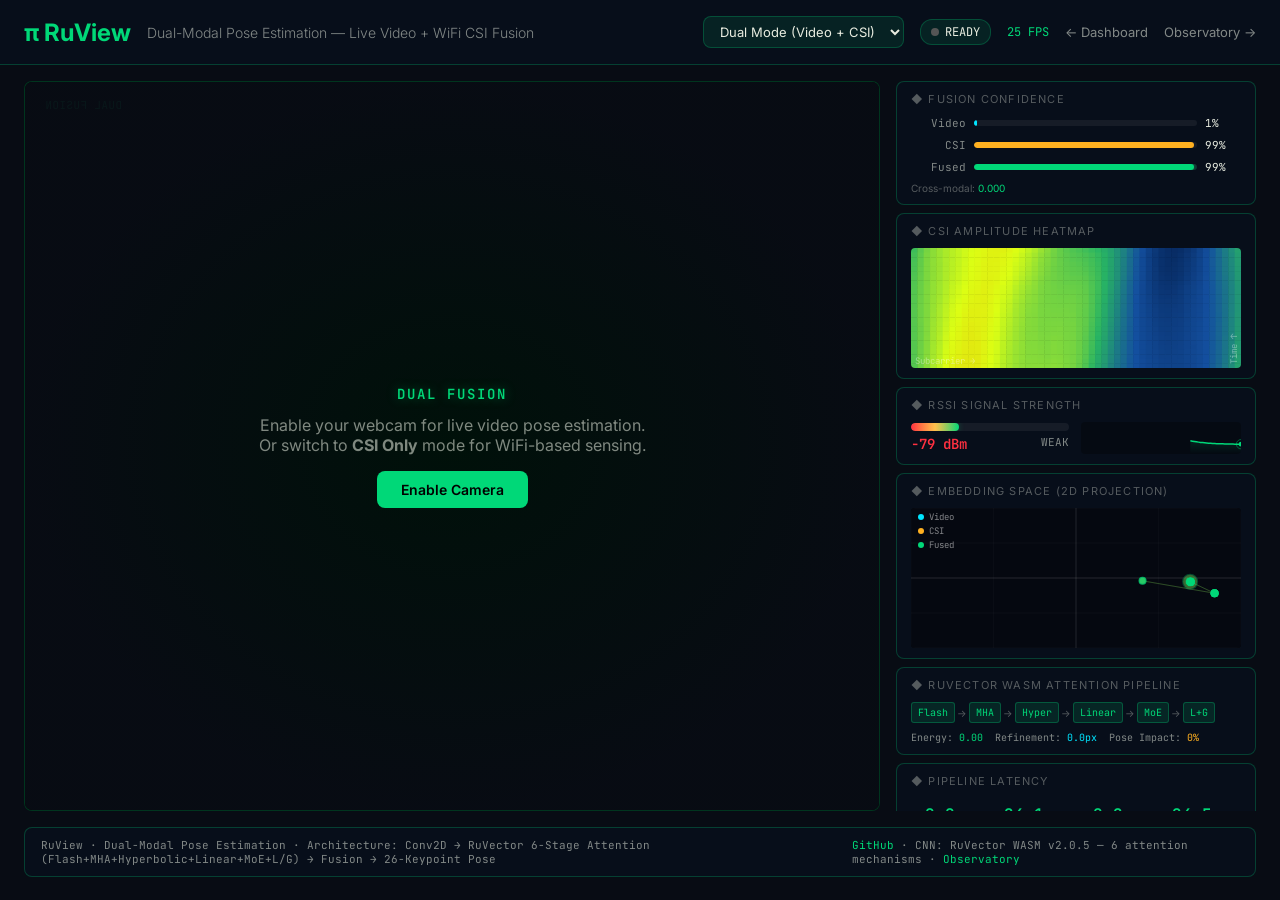
<file: frontend/ruview_ui/pose-fusion.html>
<!DOCTYPE html>
<html lang="en">
<head>
  <meta charset="UTF-8">
  <meta name="viewport" content="width=device-width, initial-scale=1.0">
  <title>RuView — Dual-Modal Pose Estimation</title>
  <link rel="stylesheet" href="pose-fusion/css/style.css?v=13">
</head>
<body>

  <!-- Header -->
  <header class="header">
    <div class="header-left">
      <div class="logo"><span class="pi">&pi;</span> RuView</div>
      <div class="header-title">Dual-Modal Pose Estimation — Live Video + WiFi CSI Fusion</div>
    </div>
    <div class="header-right">
      <select id="mode-select" class="mode-select">
        <option value="dual">Dual Mode (Video + CSI)</option>
        <option value="video">Video Only</option>
        <option value="csi">CSI Only (WiFi)</option>
      </select>
      <div class="status-badge">
        <span id="status-dot" class="status-dot offline"></span>
        <span id="status-label">READY</span>
      </div>
      <span id="fps-display" class="fps-badge">-- FPS</span>
      <a href="index.html" class="back-link">&larr; Dashboard</a>
      <a href="observatory.html" class="back-link">Observatory &rarr;</a>
    </div>
  </header>

  <!-- Main Grid -->
  <div class="main-grid">

    <!-- Video + Skeleton Panel -->
    <div class="video-panel">
      <video id="webcam" autoplay playsinline muted></video>
      <canvas id="skeleton-canvas"></canvas>
      <div class="video-overlay-label" id="mode-label">DUAL FUSION</div>

      <div id="camera-prompt" class="camera-prompt">
        <div class="camera-prompt-label" id="prompt-mode-label">DUAL FUSION</div>
        <p>Enable your webcam for live video pose estimation.<br>
           Or switch to <strong>CSI Only</strong> mode for WiFi-based sensing.</p>
        <button id="start-camera-btn">Enable Camera</button>
      </div>
    </div>

    <!-- Side Panels -->
    <div class="side-panels">

      <!-- Fusion Confidence -->
      <div class="panel">
        <div class="panel-title">&#9670; Fusion Confidence</div>
        <div class="fusion-bars">
          <div class="bar-row">
            <span class="bar-label">Video</span>
            <div class="bar-track"><div class="bar-fill video" id="video-bar" style="width:0%"></div></div>
            <span class="bar-value" id="video-bar-val">0%</span>
          </div>
          <div class="bar-row">
            <span class="bar-label">CSI</span>
            <div class="bar-track"><div class="bar-fill csi" id="csi-bar" style="width:0%"></div></div>
            <span class="bar-value" id="csi-bar-val">0%</span>
          </div>
          <div class="bar-row">
            <span class="bar-label">Fused</span>
            <div class="bar-track"><div class="bar-fill fused" id="fused-bar" style="width:0%"></div></div>
            <span class="bar-value" id="fused-bar-val">0%</span>
          </div>
        </div>
        <div style="margin-top:8px; font-size:10px; color:var(--text-label)">
          Cross-modal: <span id="cross-modal-sim" style="color:var(--green-glow)">0.000</span>
        </div>
      </div>

      <!-- CSI Heatmap -->
      <div class="panel">
        <div class="panel-title">&#9670; CSI Amplitude Heatmap</div>
        <div class="csi-canvas-wrapper">
          <canvas id="csi-canvas" width="320" height="100"></canvas>
        </div>
      </div>

      <!-- RSSI Signal Strength -->
      <div class="panel">
        <div class="panel-title">&#9670; RSSI Signal Strength</div>
        <div class="rssi-row">
          <div class="rssi-gauge">
            <div class="rssi-bar-track">
              <div class="rssi-bar-fill" id="rssi-bar" style="width:0%"></div>
            </div>
            <div class="rssi-values">
              <span class="rssi-dbm" id="rssi-value">-- dBm</span>
              <span class="rssi-quality" id="rssi-quality">--</span>
            </div>
          </div>
          <canvas id="rssi-sparkline" width="160" height="32"></canvas>
        </div>
      </div>

      <!-- Embedding Space -->
      <div class="panel">
        <div class="panel-title">&#9670; Embedding Space (2D Projection)</div>
        <div class="embedding-canvas-wrapper">
          <canvas id="embedding-canvas" width="320" height="100"></canvas>
        </div>
      </div>

      <!-- RuVector Attention Pipeline -->
      <div class="panel">
        <div class="panel-title">&#9670; RuVector WASM Attention Pipeline</div>
        <div class="rv-pipeline">
          <div class="rv-stage" id="rv-flash">Flash</div>
          <div class="rv-arrow">&rarr;</div>
          <div class="rv-stage" id="rv-mha">MHA</div>
          <div class="rv-arrow">&rarr;</div>
          <div class="rv-stage" id="rv-hyp">Hyper</div>
          <div class="rv-arrow">&rarr;</div>
          <div class="rv-stage" id="rv-lin">Linear</div>
          <div class="rv-arrow">&rarr;</div>
          <div class="rv-stage" id="rv-moe">MoE</div>
          <div class="rv-arrow">&rarr;</div>
          <div class="rv-stage" id="rv-lg">L+G</div>
        </div>
        <div class="rv-stats">
          <span>Energy: <span id="rv-energy" style="color:var(--green-glow)">--</span></span>
          <span>Refinement: <span id="rv-refine" style="color:var(--cyan)">--</span></span>
          <span>Pose Impact: <span id="rv-impact" style="color:var(--amber)">--</span></span>
        </div>
      </div>

      <!-- Latency -->
      <div class="panel">
        <div class="panel-title">&#9670; Pipeline Latency</div>
        <div class="latency-grid">
          <div class="latency-item">
            <div class="latency-value" id="lat-video">--</div>
            <div class="latency-label">Video CNN</div>
          </div>
          <div class="latency-item">
            <div class="latency-value" id="lat-csi">--</div>
            <div class="latency-label">CSI CNN</div>
          </div>
          <div class="latency-item">
            <div class="latency-value" id="lat-fusion">--</div>
            <div class="latency-label">Fusion</div>
          </div>
          <div class="latency-item">
            <div class="latency-value" id="lat-total">--</div>
            <div class="latency-label">Total</div>
          </div>
        </div>
      </div>

      <!-- Controls -->
      <div class="panel">
        <div class="panel-title">&#9670; Controls</div>
        <div class="controls-row">
          <button class="btn" id="pause-btn">⏸ Pause</button>
        </div>

        <div class="slider-row">
          <label>Confidence</label>
          <input type="range" id="confidence-slider" min="0" max="1" step="0.05" value="0.3">
          <span class="slider-val" id="confidence-value">0.30</span>
        </div>

        <div style="margin-top:10px">
          <div class="panel-title" style="margin-bottom:6px">&#9670; Live CSI Source</div>
          <div style="display:flex;gap:6px">
            <input type="text" id="ws-url" placeholder="ws://localhost:3030/ws/csi"
              style="flex:1;background:rgba(255,255,255,0.05);border:1px solid var(--bg-panel-border);
                     color:var(--text-primary);padding:5px 8px;border-radius:4px;font-size:11px;
                     font-family:'JetBrains Mono',monospace">
            <button class="btn" id="connect-ws-btn">Connect</button>
          </div>
        </div>
      </div>

    </div><!-- /side-panels -->

    <!-- Bottom Bar -->
    <div class="bottom-bar">
      <div>
        RuView &middot; Dual-Modal Pose Estimation &middot;
        Architecture: Conv2D &rarr; RuVector 6-Stage Attention (Flash+MHA+Hyperbolic+Linear+MoE+L/G) &rarr; Fusion &rarr; 26-Keypoint Pose
      </div>
      <div>
        <a href="https://github.com/ruvnet/RuView">GitHub</a> &middot;
        CNN: <span id="cnn-backend">ruvector-cnn (loading…)</span> &middot;
        <a href="observatory.html">Observatory</a>
      </div>
    </div>

  </div><!-- /main-grid -->

  <script type="module" src="pose-fusion/js/main.js?v=13"></script>
</body>
</html>
</file>
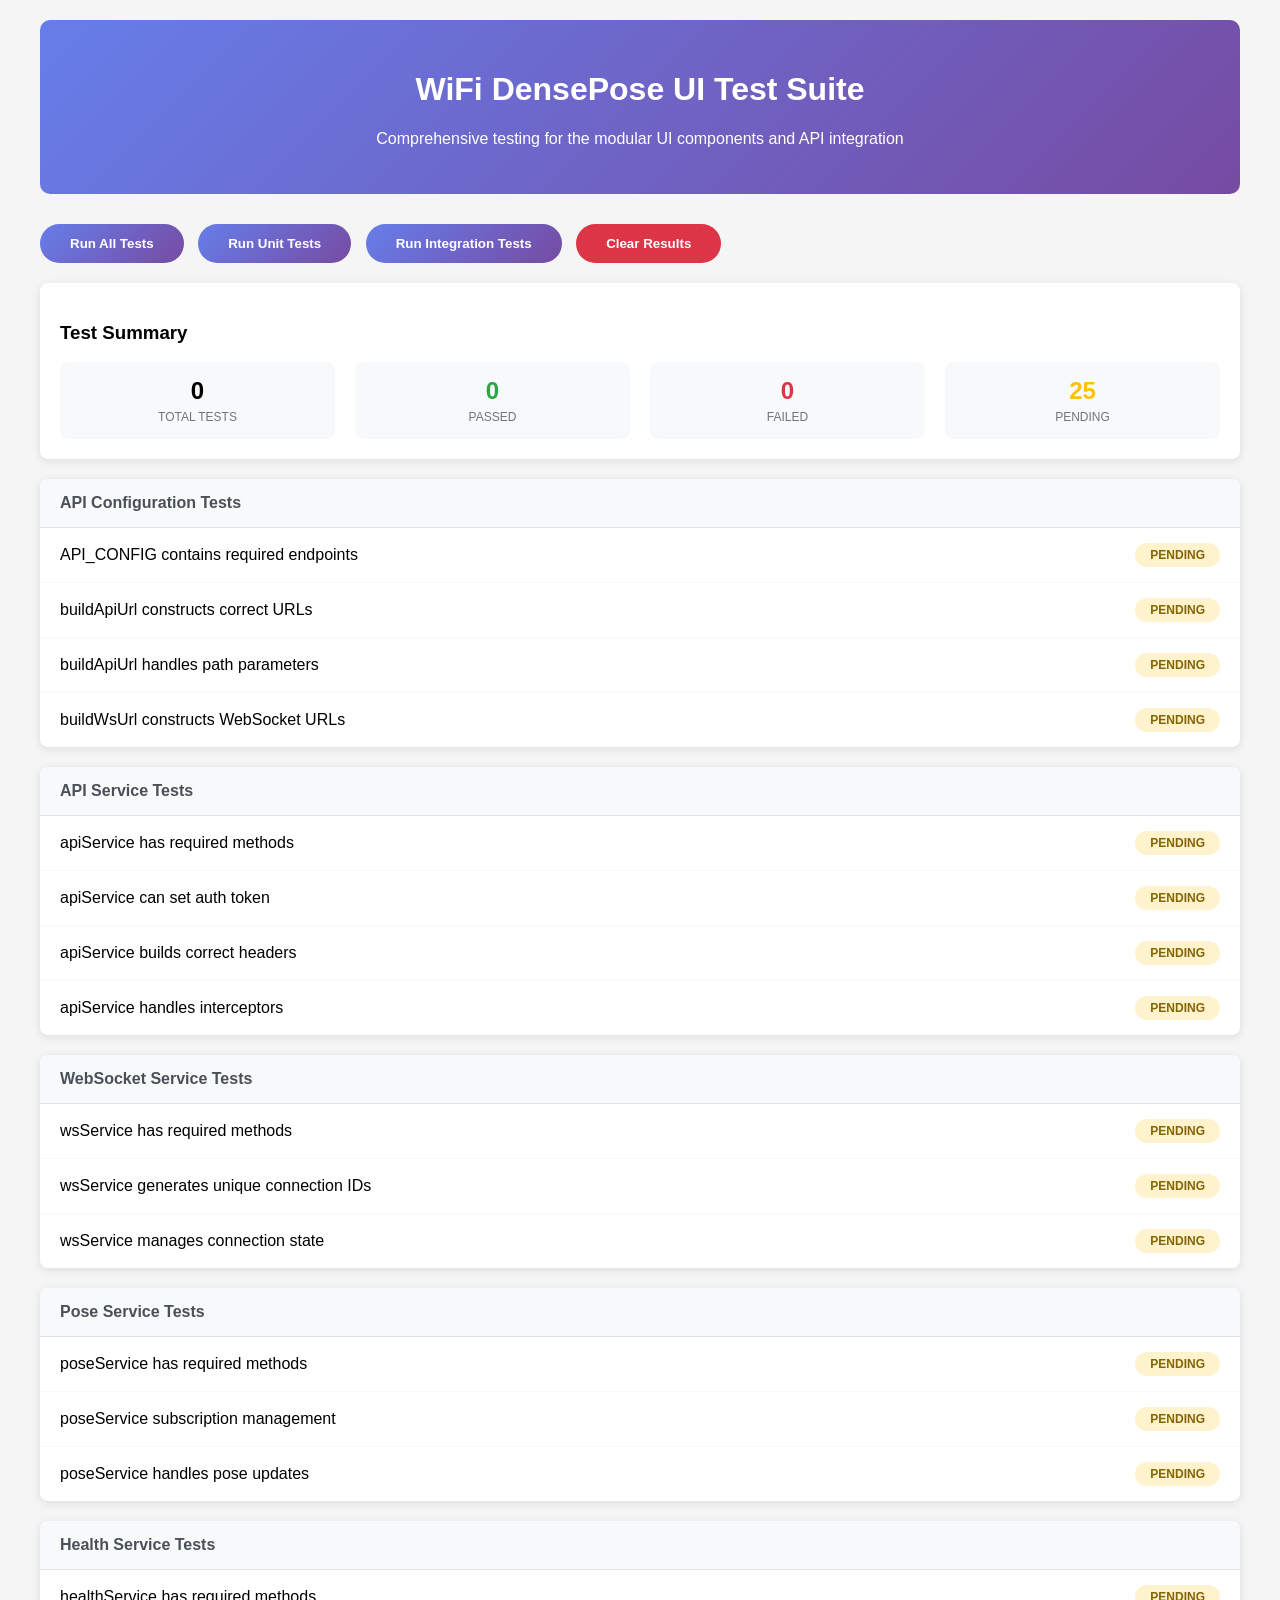
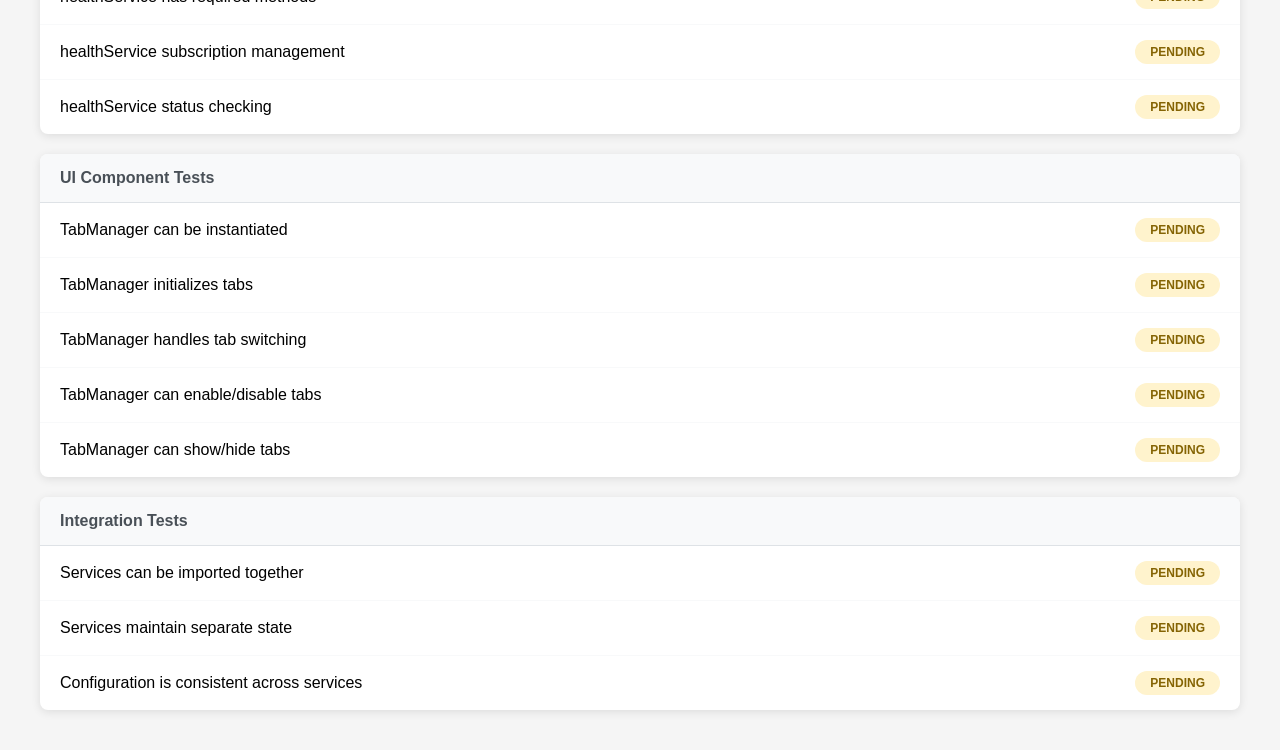
<file: frontend/ruview_ui/tests/test-runner.html>
<!DOCTYPE html>
<html lang="en">
<head>
    <meta charset="UTF-8">
    <meta name="viewport" content="width=device-width, initial-scale=1.0">
    <title>WiFi DensePose UI Tests</title>
    <style>
        body {
            font-family: 'Segoe UI', Tahoma, Geneva, Verdana, sans-serif;
            max-width: 1200px;
            margin: 0 auto;
            padding: 20px;
            background-color: #f5f5f5;
        }
        
        .test-header {
            background: linear-gradient(135deg, #667eea 0%, #764ba2 100%);
            color: white;
            padding: 30px;
            border-radius: 10px;
            margin-bottom: 30px;
            text-align: center;
        }
        
        .test-suite {
            background: white;
            border-radius: 8px;
            margin-bottom: 20px;
            box-shadow: 0 2px 10px rgba(0,0,0,0.1);
            overflow: hidden;
        }
        
        .test-suite-header {
            background: #f8f9fa;
            padding: 15px 20px;
            border-bottom: 1px solid #dee2e6;
            font-weight: bold;
            color: #495057;
        }
        
        .test-case {
            padding: 15px 20px;
            border-bottom: 1px solid #f8f9fa;
            display: flex;
            justify-content: space-between;
            align-items: center;
        }
        
        .test-case:last-child {
            border-bottom: none;
        }
        
        .test-name {
            flex: 1;
            font-weight: 500;
        }
        
        .test-status {
            padding: 5px 15px;
            border-radius: 20px;
            font-size: 12px;
            font-weight: bold;
            text-transform: uppercase;
        }
        
        .test-status.pass {
            background: #d4edda;
            color: #155724;
        }
        
        .test-status.fail {
            background: #f8d7da;
            color: #721c24;
        }
        
        .test-status.pending {
            background: #fff3cd;
            color: #856404;
        }
        
        .test-summary {
            background: white;
            border-radius: 8px;
            padding: 20px;
            box-shadow: 0 2px 10px rgba(0,0,0,0.1);
            margin-bottom: 20px;
        }
        
        .summary-stats {
            display: grid;
            grid-template-columns: repeat(auto-fit, minmax(150px, 1fr));
            gap: 20px;
            margin-top: 15px;
        }
        
        .stat-item {
            text-align: center;
            padding: 15px;
            border-radius: 8px;
            background: #f8f9fa;
        }
        
        .stat-number {
            font-size: 24px;
            font-weight: bold;
            margin-bottom: 5px;
        }
        
        .stat-label {
            font-size: 12px;
            color: #6c757d;
            text-transform: uppercase;
        }
        
        .run-tests-btn {
            background: linear-gradient(135deg, #667eea 0%, #764ba2 100%);
            color: white;
            border: none;
            padding: 12px 30px;
            border-radius: 25px;
            font-weight: bold;
            cursor: pointer;
            transition: transform 0.2s ease;
            margin-right: 10px;
        }
        
        .run-tests-btn:hover {
            transform: translateY(-2px);
        }
        
        .run-tests-btn:disabled {
            opacity: 0.6;
            cursor: not-allowed;
        }
        
        .test-output {
            background: #f8f9fa;
            border: 1px solid #dee2e6;
            border-radius: 8px;
            padding: 15px;
            margin-top: 20px;
            font-family: 'Courier New', monospace;
            font-size: 12px;
            white-space: pre-wrap;
            max-height: 300px;
            overflow-y: auto;
        }
        
        .controls {
            margin-bottom: 20px;
        }
    </style>
</head>
<body>
    <div class="test-header">
        <h1>WiFi DensePose UI Test Suite</h1>
        <p>Comprehensive testing for the modular UI components and API integration</p>
    </div>

    <div class="controls">
        <button id="runAllTests" class="run-tests-btn">Run All Tests</button>
        <button id="runUnitTests" class="run-tests-btn">Run Unit Tests</button>
        <button id="runIntegrationTests" class="run-tests-btn">Run Integration Tests</button>
        <button id="clearResults" class="run-tests-btn" style="background: #dc3545;">Clear Results</button>
    </div>

    <div class="test-summary">
        <h3>Test Summary</h3>
        <div class="summary-stats">
            <div class="stat-item">
                <div class="stat-number" id="totalTests">0</div>
                <div class="stat-label">Total Tests</div>
            </div>
            <div class="stat-item">
                <div class="stat-number" id="passedTests" style="color: #28a745;">0</div>
                <div class="stat-label">Passed</div>
            </div>
            <div class="stat-item">
                <div class="stat-number" id="failedTests" style="color: #dc3545;">0</div>
                <div class="stat-label">Failed</div>
            </div>
            <div class="stat-item">
                <div class="stat-number" id="pendingTests" style="color: #ffc107;">0</div>
                <div class="stat-label">Pending</div>
            </div>
        </div>
    </div>

    <div class="test-suite">
        <div class="test-suite-header">API Configuration Tests</div>
        <div id="apiConfigTests"></div>
    </div>

    <div class="test-suite">
        <div class="test-suite-header">API Service Tests</div>
        <div id="apiServiceTests"></div>
    </div>

    <div class="test-suite">
        <div class="test-suite-header">WebSocket Service Tests</div>
        <div id="websocketServiceTests"></div>
    </div>

    <div class="test-suite">
        <div class="test-suite-header">Pose Service Tests</div>
        <div id="poseServiceTests"></div>
    </div>

    <div class="test-suite">
        <div class="test-suite-header">Health Service Tests</div>
        <div id="healthServiceTests"></div>
    </div>

    <div class="test-suite">
        <div class="test-suite-header">UI Component Tests</div>
        <div id="uiComponentTests"></div>
    </div>

    <div class="test-suite">
        <div class="test-suite-header">Integration Tests</div>
        <div id="integrationTests"></div>
    </div>

    <div class="test-output" id="testOutput" style="display: none;"></div>

    <script type="module" src="test-runner.js"></script>
</body>
</html>
</file>
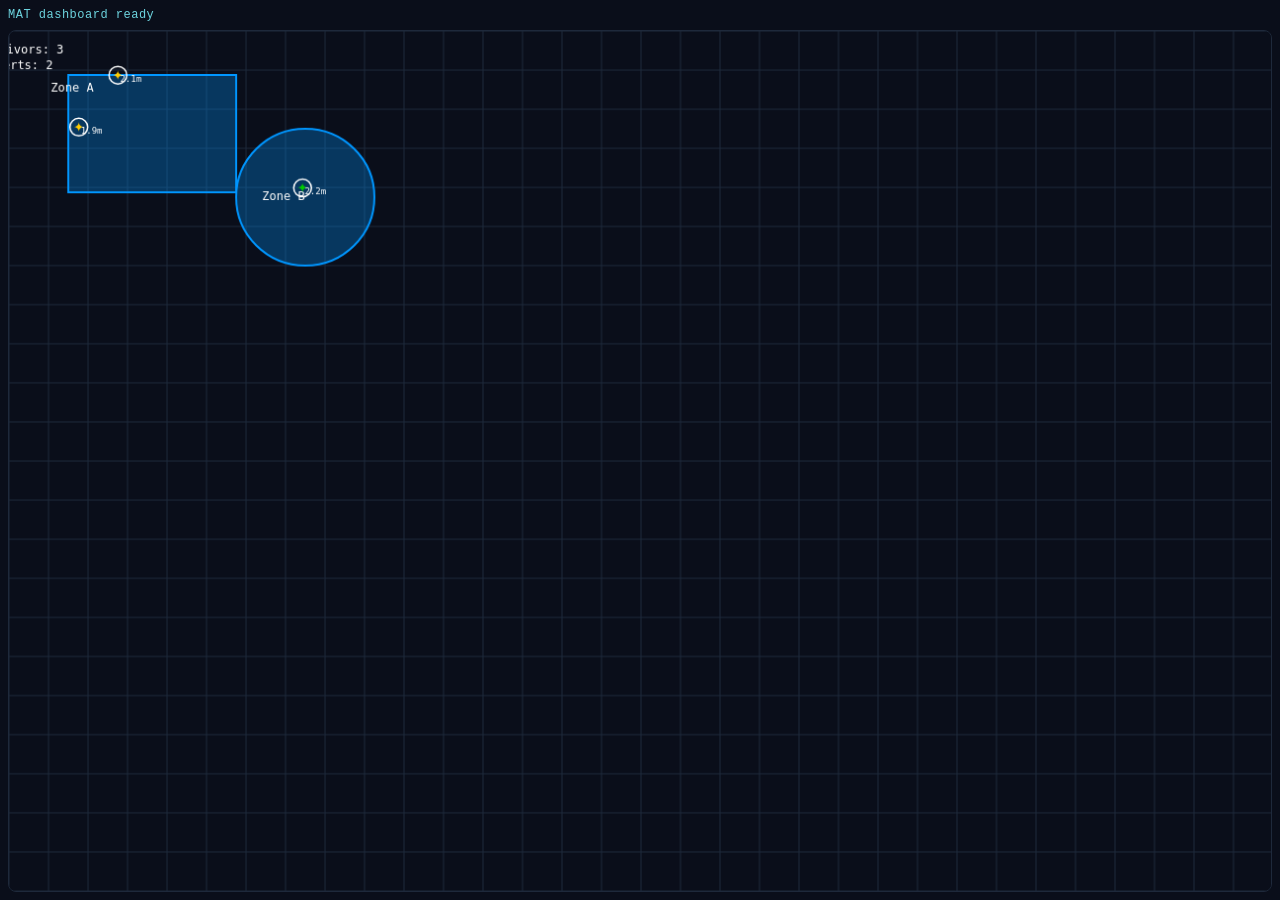
<file: frontend/ruview_ui/mobile/src/assets/webview/mat-dashboard.html>
<!DOCTYPE html>
<html lang="en">
  <head>
    <meta charset="UTF-8" />
    <meta name="viewport" content="width=device-width, initial-scale=1.0" />
    <title>MAT Dashboard</title>
    <style>
      * {
        box-sizing: border-box;
      }

      html,
      body {
        margin: 0;
        width: 100%;
        height: 100%;
        background: #0a0e1a;
        color: #e5e7eb;
        font-family: 'Courier New', 'Consolas', monospace;
        overflow: hidden;
      }

      #app {
        display: flex;
        flex-direction: column;
        gap: 8px;
        width: 100%;
        height: 100%;
        padding: 8px;
      }

      #status {
        color: #6dd4df;
        font-size: 12px;
        letter-spacing: 0.5px;
      }

      #mapCanvas {
        flex: 1;
        width: 100%;
        border: 1px solid #1e293b;
        border-radius: 8px;
        min-height: 180px;
        background: #0a0e1a;
      }
    </style>
  </head>
  <body>
    <div id="app">
      <div id="status">Initializing MAT dashboard...</div>
      <canvas id="mapCanvas"></canvas>
    </div>

    <script>
      (function () {
        const TRIAGE = {
          Immediate: 0,
          Delayed: 1,
          Minimal: 2,
          Expectant: 3,
          Unknown: 4,
        };

        const TRIAGE_COLOR = ['#ff0000', '#ffcc00', '#00cc00', '#111111', '#888888'];
        const PRIORITY = { Critical: 0, High: 1, Medium: 2, Low: 3 };

        const toRgba = (status) => TRIAGE_COLOR[status] || TRIAGE_COLOR[4];
        const safeId = () =>
          typeof crypto !== 'undefined' && crypto.randomUUID
            ? crypto.randomUUID()
            : `id-${Date.now()}-${Math.floor(Math.random() * 1e6)}`;

        const isNumber = (value) => typeof value === 'number' && Number.isFinite(value);

        class MatDashboard {
          constructor() {
            this.event = null;
            this.zones = new Map();
            this.survivors = new Map();
            this.alerts = new Map();
            this.motionVector = { x: 0, y: 0 };
          }

          createEvent(type, lat, lon, name) {
            const eventId = safeId();
            this.event = {
              event_id: eventId,
              disaster_type: type,
              latitude: lat,
              longitude: lon,
              description: name,
              createdAt: Date.now(),
            };
            this.zones.clear();
            this.survivors.clear();
            this.alerts.clear();
            return eventId;
          }

          addRectangleZone(name, x, y, w, h) {
            const id = safeId();
            this.zones.set(id, {
              id,
              name,
              zone_type: 'rectangle',
              status: 0,
              scan_count: 0,
              detection_count: 0,
              x,
              y,
              width: w,
              height: h,
            });
            return id;
          }

          addCircleZone(name, cx, cy, radius) {
            const id = safeId();
            this.zones.set(id, {
              id,
              name,
              zone_type: 'circle',
              status: 0,
              scan_count: 0,
              detection_count: 0,
              center_x: cx,
              center_y: cy,
              radius,
            });
            return id;
          }

          addZoneFromPayload(payload) {
            if (!payload || typeof payload !== 'object') {
              return;
            }

            const source = payload;
            const type = source.zone_type || source.type || 'rectangle';
            const name = source.name || `Zone-${safeId().slice(0, 4)}`;

            if (type === 'circle' || source.center_x !== undefined) {
              const cx = isNumber(source.center_x) ? source.center_x : 120;
              const cy = isNumber(source.center_y) ? source.center_y : 120;
              const radius = isNumber(source.radius) ? source.radius : 50;
              return this.addCircleZone(name, cx, cy, radius);
            }

            const x = isNumber(source.x) ? source.x : 40;
            const y = isNumber(source.y) ? source.y : 40;
            const width = isNumber(source.width) ? source.width : 100;
            const height = isNumber(source.height) ? source.height : 100;
            return this.addRectangleZone(name, x, y, width, height);
          }

          inferTriage(vitalSigns, confidence) {
            const breathing = isNumber(vitalSigns?.breathing_rate) ? vitalSigns.breathing_rate : 14;
            const heart = isNumber(vitalSigns?.heart_rate)
              ? vitalSigns.heart_rate
              : isNumber(vitalSigns?.hr)
                ? vitalSigns.hr
                : 70;

            if (!isNumber(confidence) || confidence > 0.82) {
              if (breathing < 10 || breathing > 35 || heart > 150) {
                return TRIAGE.Immediate;
              }
              if (breathing >= 8 && breathing <= 34) {
                return TRIAGE.Delayed;
              }
            }

            if (breathing >= 6 && breathing <= 28 && heart > 45 && heart < 180) {
              return TRIAGE.Minimal;
            }

            return TRIAGE.Expectant;
          }

          locateZoneForPoint(x, y) {
            for (const [id, zone] of this.zones.entries()) {
              if (zone.zone_type === 'circle') {
                const dx = x - zone.center_x;
                const dy = y - zone.center_y;
                const inside = Math.sqrt(dx * dx + dy * dy) <= zone.radius;
                if (inside) {
                  return id;
                }
                continue;
              }

              if (x >= zone.x && x <= zone.x + zone.width && y >= zone.y && y <= zone.y + zone.height) {
                return id;
              }
            }
            return this.zones.size > 0 ? this.zones.keys().next().value : safeId();
          }

          processSurvivorDetection(zone, confidence = 0.6, vital_signs = {}) {
            const zoneKey =
              typeof zone === 'string'
                ? [...this.zones.values()].find((entry) => entry.id === zone || entry.name === zone)
                : null;

            const selectedZone =
              zoneKey
                || (this.zones.size > 0
                  ? [...this.zones.values()][Math.floor(Math.random() * Math.max(1, this.zones.size))]
                  : null);

            const bounds = this._pickPointInZone(selectedZone);
            const triageStatus = this.inferTriage(vital_signs, confidence);
            const breathingRate = isNumber(vital_signs?.breathing_rate)
              ? vital_signs.breathing_rate
              : 10 + confidence * 28;
            const heartRate = isNumber(vital_signs?.heart_rate)
              ? vital_signs.heart_rate
              : isNumber(vital_signs?.hr)
                ? vital_signs.hr
              : 55 + confidence * 60;

            const id = safeId();
            const zone_id = this.locateZoneForPoint(bounds.x, bounds.y);

            const survivor = {
              id,
              zone_id,
              x: bounds.x,
              y: bounds.y,
              depth: -Math.abs(isNumber(vital_signs.depth) ? vital_signs.depth : Math.random() * 3),
              triage_status: triageStatus,
              triage_color: toRgba(triageStatus),
              confidence,
              breathing_rate: breathingRate,
              heart_rate: heartRate,
              first_detected: new Date().toISOString(),
              last_updated: new Date().toISOString(),
              is_deteriorating: false,
            };

            this.survivors.set(id, survivor);
            if (selectedZone) {
              selectedZone.detection_count = (selectedZone.detection_count || 0) + 1;
            }

            if (typeof this.postMessage === 'function') {
              this.postMessage({
                type: 'SURVIVOR_DETECTED',
                payload: survivor,
              });
            }

            this.generateAlerts();
            return id;
          }

          _pickPointInZone(zone) {
            if (!zone) {
              return {
                x: 220 + Math.random() * 80,
                y: 120 + Math.random() * 80,
              };
            }

            if (zone.zone_type === 'circle') {
              const angle = Math.random() * Math.PI * 2;
              const radius = Math.random() * (zone.radius || 20);
              return {
                x: Math.max(10, Math.min(560, zone.center_x + Math.cos(angle) * radius)),
                y: Math.max(10, Math.min(280, zone.center_y + Math.sin(angle) * radius)),
              };
            }

            return {
              x: Math.max(zone.x || 5, Math.min((zone.x || 5) + (zone.width || 40), (zone.x || 5) + Math.random() * (zone.width || 40))),
              y: Math.max(zone.y || 5, Math.min((zone.y || 5) + (zone.height || 40), (zone.y || 5) + Math.random() * (zone.height || 40))),
            };
          }

          generateAlerts() {
            for (const survivor of this.survivors.values()) {
              if ((survivor.triage_status !== TRIAGE.Immediate && survivor.triage_status !== TRIAGE.Delayed)) {
                continue;
              }

              const alertId = `alert-${survivor.id}`;
              if (this.alerts.has(alertId)) {
                continue;
              }

              const priority =
                survivor.triage_status === TRIAGE.Immediate ? PRIORITY.Critical : PRIORITY.High;
              const message =
                survivor.triage_status === TRIAGE.Immediate
                  ? `Immediate rescue required at (${survivor.x.toFixed(0)}, ${survivor.y.toFixed(0)})`
                  : `High-priority rescue needed at (${survivor.x.toFixed(0)}, ${survivor.y.toFixed(0)})`;
              const alert = {
                id: alertId,
                survivor_id: survivor.id,
                priority,
                title: survivor.triage_status === TRIAGE.Immediate ? 'URGENT' : 'HIGH',
                message,
                recommended_action: survivor.triage_status === TRIAGE.Immediate ? 'Dispatch now' : 'Coordinate rescue',
                triage_status: survivor.triage_status,
                location_x: survivor.x,
                location_y: survivor.y,
                created_at: new Date().toISOString(),
                priority_color: survivor.triage_status === TRIAGE.Immediate ? '#ff0000' : '#ff8c00',
              };

              this.alerts.set(alertId, alert);
              if (typeof this.postMessage === 'function') {
                this.postMessage({
                  type: 'ALERT_GENERATED',
                  payload: alert,
                });
              }
            }
          }

          processFrame(frame) {
            const motion = Number(frame?.features?.motion_band_power || 0);
            const xDelta = isNumber(motion) ? (motion - 0.1) * 4 : 0;
            const yDelta = isNumber(frame?.features?.breathing_band_power || 0)
              ? (frame.features.breathing_band_power - 0.1) * 3
              : 0;
            this.motionVector = { x: xDelta || 0, y: yDelta || 0 };

            for (const survivor of this.survivors.values()) {
              const jitterX = (Math.random() - 0.5) * 2;
              const jitterY = (Math.random() - 0.5) * 2;
              survivor.x = Math.max(5, Math.min(560, survivor.x + this.motionVector.x + jitterX));
              survivor.y = Math.max(5, Math.min(280, survivor.y + this.motionVector.y + jitterY));
              survivor.last_updated = new Date().toISOString();
            }
          }

          renderZones(ctx) {
            for (const zone of this.zones.values()) {
              const fill = 'rgba(0, 150, 255, 0.3)';
              ctx.strokeStyle = '#0096ff';
              ctx.fillStyle = fill;
              ctx.lineWidth = 2;

              if (zone.zone_type === 'circle') {
                ctx.beginPath();
                ctx.arc(zone.center_x, zone.center_y, zone.radius, 0, Math.PI * 2);
                ctx.fill();
                ctx.stroke();
                ctx.fillStyle = '#ffffff';
                ctx.font = '12px monospace';
                ctx.fillText(zone.name, zone.center_x - 22, zone.center_y);
              } else {
                ctx.fillRect(zone.x, zone.y, zone.width, zone.height);
                ctx.strokeRect(zone.x, zone.y, zone.width, zone.height);
                ctx.fillStyle = '#ffffff';
                ctx.font = '12px monospace';
                ctx.fillText(zone.name, zone.x + 4, zone.y + 14);
              }
            }
          }

          renderSurvivors(ctx) {
            for (const survivor of this.survivors.values()) {
              const radius = survivor.is_deteriorating ? 11 : 9;

              if (survivor.triage_status === TRIAGE.Immediate) {
                ctx.fillStyle = 'rgba(255, 0, 0, 0.26)';
                ctx.beginPath();
                ctx.arc(survivor.x, survivor.y, radius + 6, 0, Math.PI * 2);
                ctx.fill();
              }

              ctx.fillStyle = survivor.triage_color || toRgba(TRIAGE.Minimal);
              ctx.font = 'bold 18px monospace';
              ctx.textAlign = 'center';
              ctx.textBaseline = 'middle';
              ctx.fillText('✦', survivor.x, survivor.y);
              ctx.strokeStyle = '#ffffff';
              ctx.lineWidth = 1.5;
              ctx.beginPath();
              ctx.arc(survivor.x, survivor.y, radius, 0, Math.PI * 2);
              ctx.stroke();

              if (survivor.depth < 0) {
                ctx.fillStyle = '#ffffff';
                ctx.font = '9px monospace';
                ctx.fillText(`${Math.abs(survivor.depth).toFixed(1)}m`, survivor.x + radius + 4, survivor.y + 4);
              }
            }
          }

          render(ctx, width, height) {
            ctx.clearRect(0, 0, width, height);
            ctx.fillStyle = '#0a0e1a';
            ctx.fillRect(0, 0, width, height);

            ctx.strokeStyle = '#1f2a3d';
            ctx.lineWidth = 1;
            const grid = 40;
            for (let x = 0; x <= width; x += grid) {
              ctx.beginPath();
              ctx.moveTo(x, 0);
              ctx.lineTo(x, height);
              ctx.stroke();
            }
            for (let y = 0; y <= height; y += grid) {
              ctx.beginPath();
              ctx.moveTo(0, y);
              ctx.lineTo(width, y);
              ctx.stroke();
            }

            this.renderZones(ctx);
            this.renderSurvivors(ctx);

            ctx.fillStyle = '#ffffff';
            ctx.font = '12px monospace';
            const stats = {
              survivors: this.survivors.size,
              alerts: this.alerts.size,
            };
            ctx.fillText(`Survivors: ${stats.survivors}`, 12, 20);
            ctx.fillText(`Alerts: ${stats.alerts}`, 12, 36);
          }

          postMessage(message) {
            if (typeof window.ReactNativeWebView !== 'undefined' && window.ReactNativeWebView.postMessage) {
              window.ReactNativeWebView.postMessage(JSON.stringify(message));
            }
          }
        }

        const dashboard = new MatDashboard();
        const canvas = document.getElementById('mapCanvas');
        const ctx = canvas.getContext('2d');
        const status = document.getElementById('status');

        const resize = () => {
          canvas.width = Math.max(200, Math.floor(canvas.parentElement.clientWidth - 2));
          canvas.height = Math.max(180, Math.floor(canvas.parentElement.clientHeight - 20));
        };

        const startup = () => {
          dashboard.createEvent('earthquake', 37.7749, -122.4194, 'Training Scenario');
          dashboard.addRectangleZone('Zone A', 60, 45, 170, 120);
          dashboard.addCircleZone('Zone B', 300, 170, 70);
          dashboard.processSurvivorDetection('Zone A', 0.94, { breathing_rate: 11, hr: 128 });
          dashboard.processSurvivorDetection('Zone A', 0.88, { breathing_rate: 16, hr: 118 });
          dashboard.processSurvivorDetection('Zone B', 0.71, { breathing_rate: 9, hr: 142 });
          status.textContent = 'MAT dashboard ready';
          dashboard.postMessage({ type: 'READY' });
        };

        const loop = () => {
          if (dashboard.zones.size > 0) {
            dashboard.render(ctx, canvas.width, canvas.height);
          }
          requestAnimationFrame(loop);
        };

        window.addEventListener('resize', resize);

        window.addEventListener('message', (evt) => {
          let incoming = evt.data;
          try {
            if (typeof incoming === 'string') {
              incoming = JSON.parse(incoming);
            }
          } catch {
            incoming = null;
          }

          if (!incoming || typeof incoming !== 'object') {
            return;
          }

          if (incoming.type === 'CREATE_EVENT') {
            const payload = incoming.payload || {};
            dashboard.createEvent(
              payload.type || payload.disaster_type || 'earthquake',
              payload.latitude || 0,
              payload.longitude || 0,
              payload.name || payload.description || 'Disaster Event',
            );
            return;
          }

          if (incoming.type === 'ADD_ZONE') {
            dashboard.addZoneFromPayload(incoming.payload || {});
            return;
          }

          if (incoming.type === 'FRAME_UPDATE') {
            dashboard.processFrame(incoming.payload || {});
          }
        });

        resize();
        startup();
        loop();
      })();
    </script>
  </body>
</html>
</file>
<file: frontend/ruview_ui/pose-fusion/css/style.css>
/* RuView — Dual-Modal Pose Fusion Demo
   Dark theme matching Observatory */

@import url('https://fonts.googleapis.com/css2?family=Inter:wght@300;400;600;700&family=JetBrains+Mono:wght@400;600&display=swap');

:root {
  --bg-deep:     #080c14;
  --bg-panel:    rgba(8, 16, 28, 0.92);
  --bg-panel-border: rgba(0, 210, 120, 0.25);
  --green-glow:  #00d878;
  --green-bright:#3eff8a;
  --green-dim:   #0a6b3a;
  --amber:       #ffb020;
  --amber-dim:   #a06800;
  --blue-signal: #2090ff;
  --blue-dim:    #0a3060;
  --red-alert:   #ff3040;
  --cyan:        #00e5ff;
  --text-primary:   #e8ece0;
  --text-secondary: rgba(232,236,224, 0.55);
  --text-label:     rgba(232,236,224, 0.35);
  --radius: 8px;
}

* { margin: 0; padding: 0; box-sizing: border-box; }

body {
  background: var(--bg-deep);
  font-family: 'Inter', -apple-system, sans-serif;
  color: var(--text-primary);
  -webkit-font-smoothing: antialiased;
  overflow-x: hidden;
  min-height: 100vh;
}

/* === Header === */
.header {
  display: flex;
  align-items: center;
  justify-content: space-between;
  padding: 16px 24px;
  border-bottom: 1px solid var(--bg-panel-border);
  background: var(--bg-panel);
  backdrop-filter: blur(12px);
}

.header-left {
  display: flex;
  align-items: center;
  gap: 16px;
}

.logo {
  font-weight: 700;
  font-size: 24px;
  color: var(--green-glow);
}

.logo .pi { font-style: normal; }

.header-title {
  font-size: 14px;
  color: var(--text-secondary);
  font-weight: 300;
}

.header-right {
  display: flex;
  align-items: center;
  gap: 16px;
}

.mode-select {
  background: rgba(0,210,120,0.1);
  border: 1px solid var(--bg-panel-border);
  color: var(--text-primary);
  padding: 6px 12px;
  border-radius: var(--radius);
  font-family: inherit;
  font-size: 13px;
  cursor: pointer;
}

.mode-select option { background: #0c1420; }

.status-badge {
  display: flex;
  align-items: center;
  gap: 6px;
  font-family: 'JetBrains Mono', monospace;
  font-size: 12px;
  padding: 4px 10px;
  border-radius: 12px;
  background: rgba(0,210,120,0.1);
  border: 1px solid var(--bg-panel-border);
}

.status-dot {
  width: 8px; height: 8px;
  border-radius: 50%;
  background: var(--green-glow);
  box-shadow: 0 0 8px var(--green-glow);
  animation: pulse-dot 2s ease infinite;
}

.status-dot.offline { background: #555; box-shadow: none; animation: none; }
.status-dot.warning { background: var(--amber); box-shadow: 0 0 8px var(--amber); }

@keyframes pulse-dot {
  0%, 100% { opacity: 1; }
  50% { opacity: 0.5; }
}

.fps-badge {
  font-family: 'JetBrains Mono', monospace;
  font-size: 12px;
  color: var(--green-glow);
}

.back-link {
  color: var(--text-secondary);
  text-decoration: none;
  font-size: 13px;
  transition: color 0.2s;
}
.back-link:hover { color: var(--green-glow); }

/* === Main Layout === */
.main-grid {
  display: grid;
  grid-template-columns: 1fr 360px;
  grid-template-rows: 1fr auto;
  gap: 16px;
  padding: 16px 24px;
  height: calc(100vh - 72px);
  overflow: hidden;
}

.video-panel {
  grid-row: 1;
}

.side-panels {
  grid-row: 1;
}

/* === Video Panel === */
.video-panel {
  position: relative;
  background: #000;
  border-radius: var(--radius);
  border: 1px solid var(--bg-panel-border);
  overflow: hidden;
  min-height: 0;
}

.video-panel video {
  width: 100%;
  height: 100%;
  object-fit: cover;
  transform: scaleX(-1);
}

.video-panel canvas {
  position: absolute;
  top: 0; left: 0;
  width: 100%;
  height: 100%;
  transform: scaleX(-1);
}

.video-overlay-label {
  position: absolute;
  top: 12px; left: 12px;
  font-family: 'JetBrains Mono', monospace;
  font-size: 11px;
  padding: 4px 8px;
  background: rgba(0,0,0,0.7);
  border-radius: 4px;
  color: var(--green-glow);
  z-index: 5;
  transform: scaleX(-1);
}

.camera-prompt {
  position: absolute;
  top: 0; left: 0; right: 0; bottom: 0;
  display: flex;
  flex-direction: column;
  align-items: center;
  justify-content: center;
  text-align: center;
  color: var(--text-secondary);
  padding: 24px;
  z-index: 6;
  background: radial-gradient(ellipse at center, rgba(0,210,120,0.08) 0%, rgba(8,12,20,0.95) 70%);
}

.camera-prompt button {
  margin-top: 16px;
  padding: 10px 24px;
  background: var(--green-glow);
  color: #000;
  border: none;
  border-radius: var(--radius);
  font-family: inherit;
  font-weight: 600;
  font-size: 14px;
  cursor: pointer;
  transition: background 0.2s;
}

.camera-prompt button:hover { background: var(--green-bright); }

.camera-prompt-label {
  font-family: 'JetBrains Mono', monospace;
  font-size: 14px;
  font-weight: 600;
  letter-spacing: 2px;
  color: var(--green-glow);
  text-shadow: 0 0 12px rgba(0,216,120,0.4);
  margin-bottom: 12px;
}

/* === Side Panels === */
.side-panels {
  display: flex;
  flex-direction: column;
  gap: 8px;
  overflow-y: auto;
  min-height: 0;
  max-height: 100%;
  scrollbar-width: thin;
  scrollbar-color: var(--green-dim) transparent;
}

.panel {
  background: var(--bg-panel);
  border: 1px solid var(--bg-panel-border);
  border-radius: var(--radius);
  padding: 10px 14px;
  flex-shrink: 0;
}

.panel-title {
  font-size: 11px;
  text-transform: uppercase;
  letter-spacing: 1.2px;
  color: var(--text-label);
  margin-bottom: 10px;
  display: flex;
  align-items: center;
  gap: 6px;
}

/* === CSI Heatmap === */
.csi-canvas-wrapper {
  position: relative;
  border-radius: 4px;
  overflow: hidden;
  background: #000;
}

.csi-canvas-wrapper canvas {
  width: 100%;
  display: block;
}

/* === Fusion Bars === */
.fusion-bars {
  display: flex;
  flex-direction: column;
  gap: 8px;
}

.bar-row {
  display: flex;
  align-items: center;
  gap: 8px;
}

.bar-label {
  font-family: 'JetBrains Mono', monospace;
  font-size: 11px;
  color: var(--text-secondary);
  width: 55px;
  text-align: right;
}

.bar-track {
  flex: 1;
  height: 6px;
  background: rgba(255,255,255,0.06);
  border-radius: 3px;
  overflow: hidden;
}

.bar-fill {
  height: 100%;
  border-radius: 3px;
  transition: width 0.3s ease;
}

.bar-fill.video { background: var(--cyan); }
.bar-fill.csi { background: var(--amber); }
.bar-fill.fused { background: var(--green-glow); box-shadow: 0 0 8px var(--green-glow); }

.bar-value {
  font-family: 'JetBrains Mono', monospace;
  font-size: 11px;
  color: var(--text-primary);
  width: 36px;
}

/* === Embedding Space === */
.embedding-canvas-wrapper {
  position: relative;
  background: #000;
  border-radius: 4px;
  overflow: hidden;
}
.embedding-canvas-wrapper canvas {
  width: 100%;
  display: block;
}

/* === RuVector Pipeline === */
.rv-pipeline {
  display: flex;
  align-items: center;
  gap: 2px;
  margin-bottom: 8px;
  flex-wrap: wrap;
}

.rv-stage {
  font-family: 'JetBrains Mono', monospace;
  font-size: 10px;
  padding: 3px 6px;
  border-radius: 3px;
  background: rgba(0,210,120,0.12);
  border: 1px solid rgba(0,210,120,0.3);
  color: var(--green-glow);
  transition: all 0.3s;
}

.rv-stage.active {
  background: rgba(0,210,120,0.25);
  box-shadow: 0 0 6px rgba(0,210,120,0.3);
}

.rv-arrow {
  font-size: 10px;
  color: var(--text-label);
}

.rv-stats {
  display: flex;
  gap: 12px;
  font-family: 'JetBrains Mono', monospace;
  font-size: 10px;
  color: var(--text-secondary);
}

/* === Latency Panel === */
.latency-grid {
  display: grid;
  grid-template-columns: repeat(4, 1fr);
  gap: 6px;
}

.latency-item {
  text-align: center;
  padding: 6px 0;
}

.latency-value {
  font-family: 'JetBrains Mono', monospace;
  font-size: 16px;
  font-weight: 600;
  color: var(--green-glow);
}

.latency-label {
  font-size: 10px;
  color: var(--text-label);
  margin-top: 2px;
}

/* === Controls === */
.controls-row {
  display: flex;
  gap: 8px;
  flex-wrap: wrap;
}

.btn {
  padding: 6px 14px;
  border: 1px solid var(--bg-panel-border);
  background: rgba(0,210,120,0.08);
  color: var(--text-primary);
  border-radius: var(--radius);
  font-family: inherit;
  font-size: 12px;
  cursor: pointer;
  transition: all 0.2s;
}
.btn:hover { background: rgba(0,210,120,0.2); }
.btn.active { background: var(--green-glow); color: #000; font-weight: 600; }

.slider-row {
  display: flex;
  align-items: center;
  gap: 8px;
  margin-top: 8px;
}

.slider-row label {
  font-size: 11px;
  color: var(--text-secondary);
  white-space: nowrap;
}

.slider-row input[type=range] {
  flex: 1;
  accent-color: var(--green-glow);
}

.slider-row .slider-val {
  font-family: 'JetBrains Mono', monospace;
  font-size: 11px;
  width: 32px;
  color: var(--green-glow);
}

/* === Bottom Bar === */
.bottom-bar {
  grid-column: 1 / -1;
  display: flex;
  align-items: center;
  justify-content: space-between;
  padding: 10px 16px;
  background: var(--bg-panel);
  border: 1px solid var(--bg-panel-border);
  border-radius: var(--radius);
  font-family: 'JetBrains Mono', monospace;
  font-size: 11px;
  color: var(--text-secondary);
}

.bottom-bar a {
  color: var(--green-glow);
  text-decoration: none;
}

/* === RSSI Signal Strength === */
.rssi-row {
  display: flex;
  align-items: center;
  gap: 12px;
}

.rssi-gauge { flex: 1; }

.rssi-bar-track {
  height: 8px;
  background: rgba(255,255,255,0.06);
  border-radius: 4px;
  overflow: hidden;
  position: relative;
}

.rssi-bar-fill {
  height: 100%;
  border-radius: 4px;
  background: linear-gradient(90deg, var(--red-alert), var(--amber), var(--green-glow));
  transition: width 0.4s ease;
  position: relative;
  box-shadow: 0 0 6px rgba(0,210,120,0.3);
}

.rssi-bar-fill::after {
  content: '';
  position: absolute;
  top: 0; left: 0; right: 0; bottom: 0;
  background: linear-gradient(90deg, transparent 0%, rgba(255,255,255,0.2) 50%, transparent 100%);
  animation: rssi-shimmer 2s ease-in-out infinite;
}

@keyframes rssi-shimmer {
  0% { transform: translateX(-100%); }
  100% { transform: translateX(100%); }
}

.rssi-values {
  display: flex;
  justify-content: space-between;
  margin-top: 4px;
}

.rssi-dbm {
  font-family: 'JetBrains Mono', monospace;
  font-size: 14px;
  font-weight: 600;
  color: var(--green-glow);
}

.rssi-quality {
  font-family: 'JetBrains Mono', monospace;
  font-size: 11px;
  color: var(--text-secondary);
  text-transform: uppercase;
}

#rssi-sparkline {
  flex-shrink: 0;
  border-radius: 4px;
  background: rgba(0,0,0,0.3);
}

/* === Skeleton colors === */
.skeleton-joint { fill: var(--green-glow); }
.skeleton-limb { stroke: var(--green-bright); }
.skeleton-joint-csi { fill: var(--amber); }
.skeleton-limb-csi { stroke: var(--amber); }

/* === Responsive === */
@media (max-width: 900px) {
  .main-grid {
    grid-template-columns: 1fr;
    height: auto;
    overflow: auto;
  }
  .video-panel { aspect-ratio: 16/9; max-height: 50vh; }
  .side-panels { max-height: none; overflow: visible; }
}
</file>
